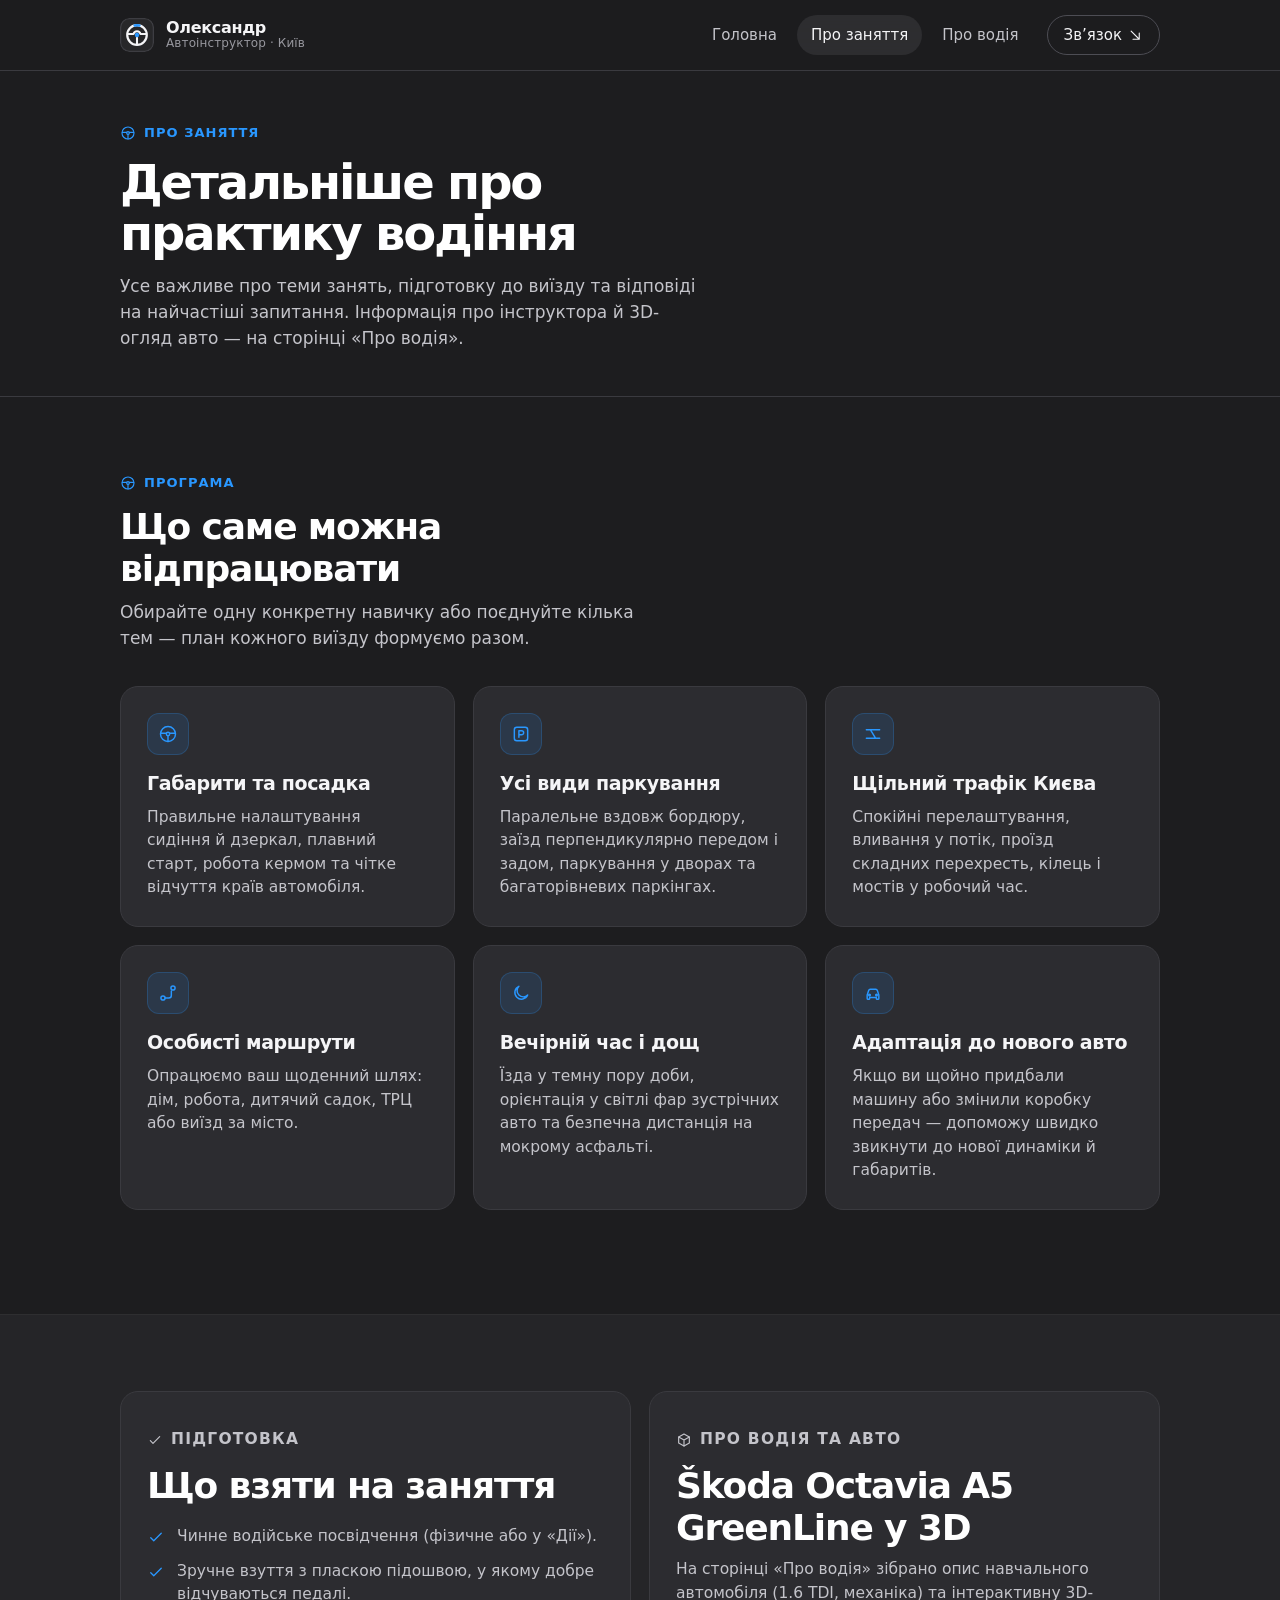
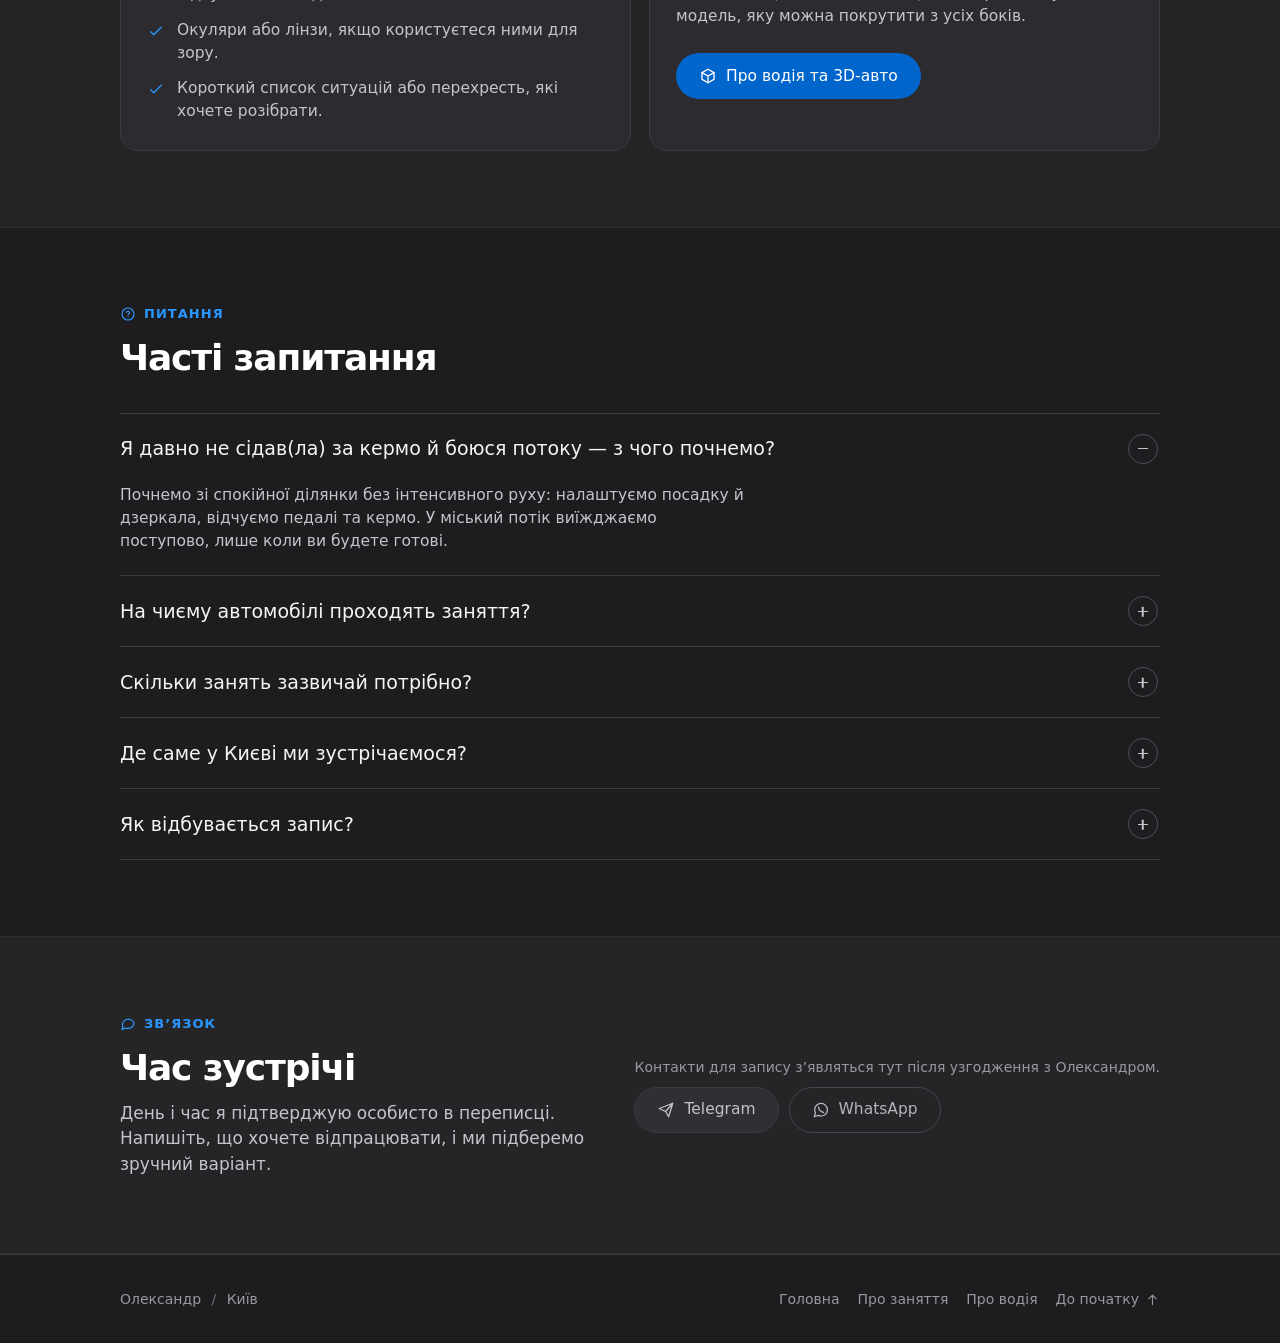
<file: info.html>
<!DOCTYPE html>
<html lang="uk">
  <head>
    <meta charset="utf-8">
    <meta name="viewport" content="width=device-width, initial-scale=1">
    <meta name="theme-color" content="#1d1d1f">
    <meta name="description" content="Детальніше про індивідуальну практику водіння з Олександром у Києві: напрямки, підготовка до заняття та відповіді на часті питання.">
    <title>Про заняття — Олександр, практика водіння у Києві</title>
    <link rel="icon" type="image/svg+xml" href="./assets/mark.svg">
    <link rel="stylesheet" href="./styles.css">
    <script defer src="./config.js"></script>
    <script defer src="./app.js"></script>
  </head>
  <body id="top">
    <a class="skip" href="#main">До основного вмісту</a>
    <svg class="icon-library" xmlns="http://www.w3.org/2000/svg" aria-hidden="true" focusable="false">
      <symbol id="i-plane" viewBox="0 0 24 24"><path d="m3 10 18-7-5.5 18-4-7-8.5-4ZM11.5 14 21 3"></path></symbol>
      <symbol id="i-message" viewBox="0 0 24 24"><path d="M20.5 11.5a8.5 8.5 0 0 1-12.1 7.7L3 21l1.6-5.1a8.5 8.5 0 1 1 15.9-4.4Z"></path><path d="M8.6 8.2c.4 3.6 3.6 6.8 7.1 7.1"></path></symbol>
      <symbol id="i-down" viewBox="0 0 24 24"><path d="M12 4v15m-6-6 6 6 6-6"></path></symbol>
      <symbol id="i-diagonal" viewBox="0 0 24 24"><path d="M5 5l13 13m0-10v10H8"></path></symbol>
      <symbol id="i-menu" viewBox="0 0 24 24"><path d="M4 7h16M4 12h16M4 17h16"></path></symbol>
      <symbol id="i-check" viewBox="0 0 24 24"><path d="m5 13 4 4L19 7"></path></symbol>
      <symbol id="i-camera" viewBox="0 0 24 24"><path d="M4 8.5A2.5 2.5 0 0 1 6.5 6h2.1l1.4-2h4l1.4 2h2.1A2.5 2.5 0 0 1 20 8.5v9A2.5 2.5 0 0 1 17.5 20h-11A2.5 2.5 0 0 1 4 17.5v-9Z"></path><circle cx="12" cy="13" r="3.2"></circle></symbol>
      <symbol id="i-user" viewBox="0 0 24 24"><circle cx="12" cy="8.5" r="3.8"></circle><path d="M5 20a7 7 0 0 1 14 0"></path></symbol>
      <symbol id="i-wheel" viewBox="0 0 24 24"><circle cx="12" cy="12" r="9"></circle><circle cx="12" cy="12" r="2"></circle><path d="M3.5 11h6.5m4 0h6.5M12 14v7"></path></symbol>
      <symbol id="i-parking" viewBox="0 0 24 24"><rect x="4" y="4" width="16" height="16" rx="3"></rect><path d="M9.5 16V8h3.2a2.5 2.5 0 0 1 0 5H9.5"></path></symbol>
      <symbol id="i-traffic" viewBox="0 0 24 24"><path d="M4 17h16M4 7h16M9 7l6 10"></path></symbol>
      <symbol id="i-moon" viewBox="0 0 24 24"><path d="M20 14.5A8 8 0 1 1 9.5 4a6.4 6.4 0 0 0 10.5 10.5Z"></path></symbol>
      <symbol id="i-route" viewBox="0 0 24 24"><circle cx="6" cy="18" r="2.5"></circle><circle cx="18" cy="6" r="2.5"></circle><path d="M8.5 18H13a3 3 0 0 0 3-3V9.5"></path></symbol>
      <symbol id="i-car" viewBox="0 0 24 24"><path d="M5 14.5 6.8 9a2 2 0 0 1 1.9-1.4h6.6a2 2 0 0 1 1.9 1.4l1.8 5.5v4a1 1 0 0 1-1 1h-1a1 1 0 0 1-1-1v-1H8v1a1 1 0 0 1-1 1H6a1 1 0 0 1-1-1v-4Z"></path><circle cx="7.8" cy="14.5" r="1"></circle><circle cx="16.2" cy="14.5" r="1"></circle></symbol>
      <symbol id="i-help" viewBox="0 0 24 24"><circle cx="12" cy="12" r="9"></circle><path d="M9.5 9.5a2.6 2.6 0 0 1 5 .8c0 1.7-2.5 2-2.5 3.4M12 17h.01"></path></symbol>
      <symbol id="i-cube" viewBox="0 0 24 24"><path d="m12 3 8 4.5v9L12 21l-8-4.5v-9L12 3Z"></path><path d="M12 12 4 7.5M12 12l8-4.5M12 12v9"></path></symbol>
      <symbol id="i-chat" viewBox="0 0 24 24"><path d="M21 12a8 8 0 0 1-8 8H6l-3 2 1.2-3.6A8 8 0 1 1 21 12Z"></path></symbol>
    </svg>

    <header class="site-header">
      <div class="wrap nav-line">
        <a class="wordmark" href="./index.html" aria-label="Олександр — на головну">
          <img src="./assets/mark.svg" width="34" height="34" alt="">
          <span class="wordmark-text">
            <span class="wordmark-name">Олександр</span>
            <span class="wordmark-sub">Автоінструктор · Київ</span>
          </span>
        </a>
        <button type="button" class="menu-toggle" data-menu-toggle aria-expanded="false" aria-controls="site-nav" aria-label="Відкрити меню">
          <svg class="icon" aria-hidden="true"><use href="#i-menu"></use></svg>
        </button>
        <nav id="site-nav" class="main-nav" aria-label="Основна навігація">
          <a href="./index.html">Головна</a>
          <a href="./info.html" aria-current="page">Про заняття</a>
          <a href="./driver.html">Про водія</a>
          <a class="nav-contact" href="#contact">Зв’язок <svg class="icon" aria-hidden="true"><use href="#i-diagonal"></use></svg></a>
        </nav>
      </div>
    </header>

    <main id="main">
      <section class="page-hero" aria-labelledby="info-title">
        <div class="wrap">
          <p class="eyebrow"><svg class="icon" aria-hidden="true"><use href="#i-wheel"></use></svg> Про заняття</p>
          <h1 id="info-title">Детальніше про практику водіння</h1>
          <p class="lead">Усе важливе про теми занять, підготовку до виїзду та відповіді на найчастіші запитання. Інформація про інструктора й 3D-огляд авто — на сторінці «Про водія».</p>
        </div>
      </section>

      <section class="section" aria-labelledby="modules-title">
        <div class="wrap">
          <div class="section-head">
            <div>
              <p class="eyebrow"><svg class="icon" aria-hidden="true"><use href="#i-wheel"></use></svg> Програма</p>
              <h2 id="modules-title">Що саме можна відпрацювати</h2>
              <p class="lead">Обирайте одну конкретну навичку або поєднуйте кілька тем — план кожного виїзду формуємо разом.</p>
            </div>
          </div>

          <div class="card-grid card-grid--3">
            <article class="card">
              <span class="icon-badge" aria-hidden="true"><svg class="icon"><use href="#i-wheel"></use></svg></span>
              <h3>Габарити та посадка</h3>
              <p>Правильне налаштування сидіння й дзеркал, плавний старт, робота кермом та чітке відчуття країв автомобіля.</p>
            </article>
            <article class="card">
              <span class="icon-badge" aria-hidden="true"><svg class="icon"><use href="#i-parking"></use></svg></span>
              <h3>Усі види паркування</h3>
              <p>Паралельне вздовж бордюру, заїзд перпендикулярно передом і задом, паркування у дворах та багаторівневих паркінгах.</p>
            </article>
            <article class="card">
              <span class="icon-badge" aria-hidden="true"><svg class="icon"><use href="#i-traffic"></use></svg></span>
              <h3>Щільний трафік Києва</h3>
              <p>Спокійні перелаштування, вливання у потік, проїзд складних перехресть, кілець і мостів у робочий час.</p>
            </article>
            <article class="card">
              <span class="icon-badge" aria-hidden="true"><svg class="icon"><use href="#i-route"></use></svg></span>
              <h3>Особисті маршрути</h3>
              <p>Опрацюємо ваш щоденний шлях: дім, робота, дитячий садок, ТРЦ або виїзд за місто.</p>
            </article>
            <article class="card">
              <span class="icon-badge" aria-hidden="true"><svg class="icon"><use href="#i-moon"></use></svg></span>
              <h3>Вечірній час і дощ</h3>
              <p>Їзда у темну пору доби, орієнтація у світлі фар зустрічних авто та безпечна дистанція на мокрому асфальті.</p>
            </article>
            <article class="card">
              <span class="icon-badge" aria-hidden="true"><svg class="icon"><use href="#i-car"></use></svg></span>
              <h3>Адаптація до нового авто</h3>
              <p>Якщо ви щойно придбали машину або змінили коробку передач — допоможу швидко звикнути до нової динаміки й габаритів.</p>
            </article>
          </div>

          <div class="family-slot-wrap">
            <div data-family-slot></div>
          </div>
        </div>
      </section>

      <section class="band" aria-labelledby="prep-title">
        <div class="wrap card-grid card-grid--2">
          <article class="card">
            <p class="eyebrow"><svg class="icon" aria-hidden="true"><use href="#i-check"></use></svg> Підготовка</p>
            <h2 id="prep-title">Що взяти на заняття</h2>
            <ul class="checklist">
              <li><svg class="icon" aria-hidden="true"><use href="#i-check"></use></svg><span>Чинне водійське посвідчення (фізичне або у «Дії»).</span></li>
              <li><svg class="icon" aria-hidden="true"><use href="#i-check"></use></svg><span>Зручне взуття з пласкою підошвою, у якому добре відчуваються педалі.</span></li>
              <li><svg class="icon" aria-hidden="true"><use href="#i-check"></use></svg><span>Окуляри або лінзи, якщо користуєтеся ними для зору.</span></li>
              <li><svg class="icon" aria-hidden="true"><use href="#i-check"></use></svg><span>Короткий список ситуацій або перехресть, які хочете розібрати.</span></li>
            </ul>
          </article>

          <article class="card">
            <p class="eyebrow"><svg class="icon" aria-hidden="true"><use href="#i-cube"></use></svg> Про водія та авто</p>
            <h2>Škoda Octavia A5 GreenLine у 3D</h2>
            <p class="space-top-xs">На сторінці «Про водія» зібрано опис навчального автомобіля (1.6 TDI, механіка) та інтерактивну 3D-модель, яку можна покрутити з усіх боків.</p>
            <div class="actions space-top-md">
              <a class="action primary" href="./driver.html#car"><svg class="icon" aria-hidden="true"><use href="#i-cube"></use></svg>Про водія та 3D-авто</a>
            </div>
          </article>
        </div>
      </section>

      <section id="faq" class="section" aria-labelledby="faq-title">
        <div class="wrap">
          <div class="section-head">
            <div>
              <p class="eyebrow"><svg class="icon" aria-hidden="true"><use href="#i-help"></use></svg> Питання</p>
              <h2 id="faq-title">Часті запитання</h2>
            </div>
          </div>

          <div class="accordion">
            <details class="topic" open>
              <summary>
                <span class="topic-title">Я давно не сідав(ла) за кермо й боюся потоку — з чого почнемо?</span>
                <span class="topic-toggle" aria-hidden="true"></span>
              </summary>
              <div class="topic-body">
                <p>Почнемо зі спокійної ділянки без інтенсивного руху: налаштуємо посадку й дзеркала, відчуємо педалі та кермо. У міський потік виїжджаємо поступово, лише коли ви будете готові.</p>
              </div>
            </details>

            <details class="topic">
              <summary>
                <span class="topic-title">На чиєму автомобілі проходять заняття?</span>
                <span class="topic-toggle" aria-hidden="true"></span>
              </summary>
              <div class="topic-body">
                <p>Варіант автомобіля та коробки передач ми узгоджуємо заздалегідь у переписці. Якщо у вас є водійське посвідчення, можлива практика як на навчальному авто, так і на вашій власній машині.</p>
              </div>
            </details>

            <details class="topic">
              <summary>
                <span class="topic-title">Скільки занять зазвичай потрібно?</span>
                <span class="topic-toggle" aria-hidden="true"></span>
              </summary>
              <div class="topic-body">
                <p>Усе дуже індивідуально. Комусь достатньо кількох виїздів, щоб відновити паркування й поїхати на роботу, а комусь комфортніше пройти серію спокійних практик. Після першої зустрічі стане зрозуміло, який темп підходить саме вам.</p>
              </div>
            </details>

            <details class="topic">
              <summary>
                <span class="topic-title">Де саме у Києві ми зустрічаємося?</span>
                <span class="topic-toggle" aria-hidden="true"></span>
              </summary>
              <div class="topic-body">
                <p>Район та зручну точку зустрічі обговорюємо перед заняттям — залежно від вашої локації й маршруту, який плануємо відпрацювати.</p>
              </div>
            </details>

            <details class="topic">
              <summary>
                <span class="topic-title">Як відбувається запис?</span>
                <span class="topic-toggle" aria-hidden="true"></span>
              </summary>
              <div class="topic-body">
                <p>Автоматичного бронювання немає — ви пишете у Telegram або WhatsApp, і ми особисто узгоджуємо день, час та формат зустрічі.</p>
              </div>
            </details>
          </div>
        </div>
      </section>

      <section id="contact" class="band" aria-labelledby="contact-title">
        <div class="wrap contact-layout">
          <div>
            <p class="eyebrow"><svg class="icon" aria-hidden="true"><use href="#i-chat"></use></svg> Зв’язок</p>
            <h2 id="contact-title">Час зустрічі</h2>
            <p id="contact-intro" class="contact-intro">День і час я підтверджую особисто в переписці. Напишіть, що хочете відпрацювати, і ми підберемо зручний варіант.</p>
          </div>
          <div class="contact-set" data-contact-set>
            <p id="contact-note" class="contact-note" data-contact-note>Контакти для запису з’являться тут після узгодження з Олександром.</p>
            <div class="actions">
              <button type="button" class="action primary" data-channel="telegram" aria-describedby="contact-note" disabled><svg class="icon" aria-hidden="true"><use href="#i-plane"></use></svg>Telegram</button>
              <button type="button" class="action secondary" data-channel="whatsapp" aria-describedby="contact-note" disabled><svg class="icon" aria-hidden="true"><use href="#i-message"></use></svg>WhatsApp</button>
            </div>
          </div>
        </div>
      </section>
    </main>

    <footer class="site-footer">
      <div class="wrap footer-inner">
        <span>Олександр <span class="footer-separator" aria-hidden="true">/</span> Київ</span>
        <div class="footer-nav">
          <a href="./index.html">Головна</a>
          <a href="./info.html">Про заняття</a>
          <a href="./driver.html">Про водія</a>
          <a class="footer-top" href="#top">До початку <svg class="icon" aria-hidden="true"><use href="#i-down"></use></svg></a>
        </div>
      </div>
    </footer>
  </body>
</html>
</file>
<file: styles.css>
:root {
  color-scheme: dark;
  --canvas: #1d1d1f;
  --surface: #252528;
  --card: #2c2c30;
  --card-hover: #323237;
  --stage: #141417;
  --ink: #f5f5f7;
  --body: #c4c4ca;
  --soft: #98989f;
  --rule: #3a3a3f;
  --rule-strong: #4d4d54;
  --blue: #0066cc;
  --blue-hover: #0077ed;
  --link: #2997ff;
  --blue-tint: rgba(41, 151, 255, 0.12);
  --blue-border: rgba(41, 151, 255, 0.34);
  --radius-sm: 12px;
  --radius-md: 18px;
  --radius-lg: 24px;
  font-family: system-ui, -apple-system, "Segoe UI", Roboto, sans-serif;
  font-size: 100%;
  background: var(--canvas);
  color: var(--ink);
}

*, *::before, *::after { box-sizing: border-box; }
html { scroll-behavior: smooth; }
body {
  margin: 0;
  font-size: 1.0625rem;
  line-height: 1.5;
  background: var(--canvas);
  color: var(--ink);
  -webkit-font-smoothing: antialiased;
}
h1, h2, h3, p, figure, ul, ol { margin: 0; }
ul, ol { padding: 0; list-style: none; }
a { color: inherit; text-decoration: none; }
button { font: inherit; color: inherit; background: none; border: 0; }
img { display: block; max-width: 100%; height: auto; }
[hidden] { display: none !important; }
::selection { color: #fff; background: #0a589f; }
:focus-visible { outline: 2px solid var(--link); outline-offset: 3px; }
section[id] { scroll-margin-top: 84px; }

.wrap { width: min(1040px, calc(100% - 64px)); margin-inline: auto; }
.icon-library { position: absolute; width: 0; height: 0; overflow: hidden; pointer-events: none; }
.icon {
  display: block;
  width: 20px;
  height: 20px;
  flex: none;
  fill: none;
  stroke: currentColor;
  stroke-width: 1.75;
  stroke-linecap: round;
  stroke-linejoin: round;
}
.skip {
  position: absolute;
  z-index: 40;
  left: 1rem;
  top: .5rem;
  padding: .65rem 1rem;
  border-radius: 8px;
  background: var(--ink);
  color: var(--canvas);
  transform: translateY(-200%);
}
.skip:focus { transform: none; }

/* Header & Navigation */
.site-header {
  position: sticky;
  top: 0;
  z-index: 30;
  background: rgba(29, 29, 31, 0.86);
  backdrop-filter: blur(16px);
  -webkit-backdrop-filter: blur(16px);
  border-bottom: 1px solid var(--rule);
}
.nav-line {
  display: flex;
  align-items: center;
  justify-content: space-between;
  gap: 1rem;
  min-height: 70px;
}
.wordmark {
  display: inline-flex;
  align-items: center;
  gap: 12px;
  min-height: 44px;
  flex-shrink: 0;
}
.wordmark img {
  width: 34px;
  height: 34px;
  border-radius: 9px;
}
.wordmark-text {
  display: flex;
  flex-direction: column;
  line-height: 1.15;
}
.wordmark-name {
  font-size: 1rem;
  font-weight: 600;
  letter-spacing: -0.02em;
  color: var(--ink);
}
.wordmark-sub {
  font-size: 0.75rem;
  color: var(--soft);
  letter-spacing: 0.01em;
}

.main-nav {
  display: flex;
  align-items: center;
  gap: 6px;
}
.main-nav a {
  display: inline-flex;
  align-items: center;
  gap: 6px;
  min-height: 40px;
  padding: 0 14px;
  border-radius: 999px;
  font-size: 0.9375rem;
  color: var(--body);
  transition: color 0.18s ease, background-color 0.18s ease, border-color 0.18s ease;
}
.main-nav a[aria-current="page"] {
  color: var(--ink);
  background: rgba(255, 255, 255, 0.08);
  font-weight: 500;
}
.main-nav .nav-contact {
  margin-left: 8px;
  padding-inline: 16px;
  border: 1px solid var(--rule-strong);
  color: var(--ink);
}
.nav-contact .icon { width: 15px; height: 15px; }

.menu-toggle {
  display: none;
  align-items: center;
  justify-content: center;
  width: 44px;
  height: 44px;
  border-radius: 10px;
  border: 1px solid var(--rule);
  color: var(--ink);
  cursor: pointer;
}

/* Shared Typography & Eyebrows (no numbers!) */
.eyebrow {
  display: inline-flex;
  align-items: center;
  gap: 8px;
  margin-bottom: 14px;
  font-size: 0.8125rem;
  font-weight: 600;
  letter-spacing: 0.08em;
  text-transform: uppercase;
  color: var(--link);
}
.eyebrow .icon { width: 16px; height: 16px; }
.eyebrow--muted { color: var(--body); }
.eyebrow--muted .icon { color: var(--link); }

h1 {
  font-size: clamp(2.5rem, 5vw, 3.625rem);
  font-weight: 650;
  line-height: 1.06;
  letter-spacing: -0.045em;
  color: #fff;
}
.name-dot { color: var(--link); }
h2 {
  max-width: 24ch;
  font-size: clamp(1.625rem, 3.2vw, 2.25rem);
  line-height: 1.15;
  font-weight: 600;
  letter-spacing: -0.032em;
  text-wrap: balance;
  color: #fff;
}
h3 {
  font-size: 1.1875rem;
  line-height: 1.32;
  font-weight: 600;
  letter-spacing: -0.02em;
  color: var(--ink);
}
.lead {
  color: var(--body);
  font-size: 1.0625rem;
  line-height: 1.55;
  max-width: 54ch;
}
code {
  font-family: ui-monospace, "Cascadia Code", Consolas, monospace;
  font-size: 0.875em;
  padding: 2px 6px;
  border-radius: 6px;
  background: rgba(255, 255, 255, 0.08);
  color: var(--ink);
}
.space-top-xs { margin-top: 12px; }
.space-top-sm { margin-top: 16px; }
.space-top-md { margin-top: 24px; }

/* Hero */
.hero {
  padding-block: 56px 64px;
  overflow: hidden;
}
.hero-layout {
  display: grid;
  grid-template-columns: minmax(0, 1.02fr) minmax(0, 0.98fr);
  align-items: center;
  gap: 36px;
}
.hero-role {
  margin-top: 12px;
  font-size: clamp(1.3125rem, 2.3vw, 1.6875rem);
  font-weight: 450;
  line-height: 1.26;
  letter-spacing: -0.025em;
  color: var(--ink);
}
.hero-intro {
  max-width: 44ch;
  margin-top: 16px;
  color: var(--body);
}
.trust-chips {
  display: flex;
  flex-wrap: wrap;
  gap: 8px;
  margin-top: 22px;
}
.chip {
  display: inline-flex;
  align-items: center;
  gap: 7px;
  padding: 6px 12px;
  border-radius: 999px;
  background: var(--surface);
  border: 1px solid var(--rule);
  font-size: 0.875rem;
  color: var(--body);
}
.chip .icon {
  width: 15px;
  height: 15px;
  color: var(--link);
}

.hero-copy > .contact-set { margin-top: 26px; }
.contact-note {
  margin-bottom: 10px;
  font-size: 0.875rem;
  line-height: 1.35;
  color: var(--soft);
}
.actions {
  display: flex;
  flex-wrap: wrap;
  gap: 10px;
}
.action {
  display: inline-flex;
  align-items: center;
  justify-content: center;
  gap: 9px;
  min-height: 46px;
  padding: 10px 22px;
  border: 1px solid transparent;
  border-radius: 999px;
  font-size: 0.96875rem;
  line-height: 1.2;
  font-weight: 500;
  cursor: pointer;
  transition: background-color 0.18s ease, border-color 0.18s ease, color 0.18s ease, transform 0.18s ease;
}
.action.primary {
  background: var(--blue);
  color: #fff;
}
.action.secondary {
  background: transparent;
  border-color: var(--blue-border);
  color: var(--link);
}
.action.subtle {
  background: var(--card);
  border-color: var(--rule);
  color: var(--ink);
}
.action.primary:disabled {
  background: #2f2f34;
  border-color: var(--rule);
  color: #c1c1c7;
}
.action.secondary:disabled {
  background: transparent;
  border-color: #46464c;
  color: #b4b4bc;
}
.action:disabled { cursor: not-allowed; }
.action .icon { width: 18px; height: 18px; }

.explore-links {
  display: flex;
  flex-wrap: wrap;
  gap: 20px;
  margin-top: 18px;
}
.text-link {
  display: inline-flex;
  align-items: center;
  gap: 7px;
  min-height: 40px;
  color: var(--link);
  font-size: 0.9375rem;
  font-weight: 500;
}
.text-link .icon { width: 17px; height: 17px; }

.hero-art {
  position: relative;
  min-width: 0;
  width: 100%;
  display: flex;
  align-items: center;
  justify-content: center;
}
.hero-art::before {
  content: "";
  position: absolute;
  inset: 8% 6%;
  border-radius: 50%;
  background: radial-gradient(circle, rgba(41, 151, 255, 0.14) 0%, rgba(41, 151, 255, 0) 68%);
  pointer-events: none;
}
.hero-art img {
  position: relative;
  z-index: 1;
  width: 100%;
  max-width: 540px;
}

/* Subpage Compact Hero */
.page-hero {
  padding-block: 52px 44px;
  border-bottom: 1px solid var(--rule);
}
.page-hero h1 {
  font-size: clamp(2.125rem, 4.4vw, 3rem);
  max-width: 18ch;
}
.page-hero .lead { margin-top: 14px; }

/* Sections & Surfaces */
.section, .band { padding-block: 76px; }
.band { background: var(--surface); border-block: 1px solid rgba(255, 255, 255, 0.04); }
.section-head {
  display: flex;
  align-items: flex-end;
  justify-content: space-between;
  gap: 24px;
  margin-bottom: 34px;
}
.section-head .lead { margin-top: 10px; max-width: 48ch; }

/* Icon Badges */
.icon-badge {
  display: inline-flex;
  align-items: center;
  justify-content: center;
  width: 42px;
  height: 42px;
  border-radius: 12px;
  background: var(--blue-tint);
  border: 1px solid rgba(41, 151, 255, 0.22);
  color: var(--link);
  margin-bottom: 16px;
}
.icon-badge .icon { width: 20px; height: 20px; }

/* Bento / Feature Cards */
.card-grid {
  display: grid;
  gap: 18px;
}
.card-grid--3 { grid-template-columns: repeat(3, minmax(0, 1fr)); }
.card-grid--2 { grid-template-columns: repeat(2, minmax(0, 1fr)); }
.card-grid--4 { grid-template-columns: repeat(4, minmax(0, 1fr)); }

.card {
  padding: 26px;
  border-radius: var(--radius-md);
  background: var(--card);
  border: 1px solid var(--rule);
  display: flex;
  flex-direction: column;
  transition: border-color 0.2s ease, background-color 0.2s ease, transform 0.2s ease;
}
.card p {
  margin-top: 10px;
  color: var(--body);
  font-size: 0.96875rem;
  line-height: 1.52;
}
.card--surface { background: var(--surface); }

/* 3D Car Teaser Card on Home */
.car-teaser {
  display: grid;
  grid-template-columns: minmax(0, 1fr) minmax(0, 1.08fr);
  align-items: center;
  gap: 28px;
  padding: 36px;
  border-radius: var(--radius-lg);
  background:
    radial-gradient(circle at 82% 50%, rgba(41, 151, 255, 0.14), transparent 55%),
    var(--stage);
  border: 1px solid var(--rule);
}
.car-teaser-copy h2 { max-width: 16ch; }
.car-teaser-copy p {
  margin-top: 14px;
  color: var(--body);
  max-width: 42ch;
}
.car-teaser-copy .actions { margin-top: 24px; }
.car-teaser-preview {
  position: relative;
  aspect-ratio: 16 / 10;
  width: 100%;
  border-radius: var(--radius-md);
  background: rgba(255, 255, 255, 0.02);
  border: 1px solid rgba(255, 255, 255, 0.06);
  overflow: hidden;
}
.car-teaser-viewport,
.car-teaser-preview canvas {
  display: block;
  width: 100%;
  height: 100%;
}
.preview-pill {
  position: absolute;
  left: 14px;
  bottom: 12px;
  display: inline-flex;
  align-items: center;
  gap: 6px;
  padding: 5px 11px;
  border-radius: 999px;
  background: rgba(20, 20, 23, 0.8);
  border: 1px solid var(--rule);
  font-size: 0.75rem;
  color: var(--body);
  pointer-events: none;
}
.preview-dot {
  width: 7px;
  height: 7px;
  border-radius: 50%;
  background: var(--link);
}

/* Steps (clean icons, no 01/02/03!) */
.steps-grid {
  display: grid;
  grid-template-columns: repeat(3, minmax(0, 1fr));
  gap: 20px;
}
.step-card {
  padding: 26px;
  border-radius: var(--radius-md);
  background: var(--surface);
  border: 1px solid var(--rule);
}
.step-card p {
  margin-top: 10px;
  color: var(--body);
  font-size: 0.96875rem;
}

/* Info Page: Instructor Split & Photo Placeholder */
.instructor-split {
  display: grid;
  grid-template-columns: minmax(0, 0.82fr) minmax(0, 1.18fr);
  gap: 40px;
  align-items: center;
}
.photo-slot {
  position: relative;
  aspect-ratio: 4 / 4.4;
  border-radius: var(--radius-lg);
  background:
    radial-gradient(circle at 50% 35%, rgba(41, 151, 255, 0.12), transparent 65%),
    var(--card);
  border: 1px dashed var(--rule-strong);
  display: flex;
  flex-direction: column;
  align-items: center;
  justify-content: center;
  text-align: center;
  padding: 28px;
  gap: 12px;
  overflow: hidden;
}
.photo-slot.has-photo {
  padding: 0;
  border-style: solid;
  border-color: var(--rule);
}
.driver-photo-img {
  width: 100%;
  height: 100%;
  object-fit: cover;
}
.driver-placeholder-box {
  margin-top: 16px;
  padding: 22px 24px;
  border-radius: var(--radius-md);
  background: var(--surface);
  border: 1px dashed var(--rule-strong);
}
.driver-placeholder-box p {
  color: var(--soft);
  font-size: 0.96875rem;
  line-height: 1.55;
}
.driver-placeholder-box p:not(.is-placeholder) {
  color: var(--body);
}
.fact-value.is-placeholder {
  color: var(--soft);
  font-weight: 400;
}
.car-intro-grid {
  display: grid;
  grid-template-columns: minmax(0, 1.15fr) minmax(0, 0.85fr);
  gap: 28px;
  align-items: start;
  margin-bottom: 32px;
}
.car-highlights {
  display: grid;
  gap: 12px;
  padding: 24px;
  border-radius: var(--radius-md);
  background: var(--card);
  border: 1px solid var(--rule);
}
.car-highlights li {
  display: flex;
  align-items: flex-start;
  gap: 10px;
  color: var(--body);
  font-size: 0.9375rem;
}
.car-highlights .icon {
  margin-top: 2px;
  width: 17px;
  height: 17px;
  color: var(--link);
}
.car-specs-wrap {
  margin-bottom: 32px;
}
.photo-slot .icon-badge {
  width: 54px;
  height: 54px;
  border-radius: 16px;
  margin-bottom: 4px;
}
.photo-slot strong {
  font-size: 1.0625rem;
  font-weight: 600;
  color: var(--ink);
}
.photo-slot span {
  font-size: 0.875rem;
  color: var(--soft);
  max-width: 26ch;
}
.fact-list {
  display: grid;
  grid-template-columns: repeat(2, minmax(0, 1fr));
  gap: 14px;
  margin-top: 24px;
}
.fact-item {
  padding: 16px 18px;
  border-radius: var(--radius-sm);
  background: var(--surface);
  border: 1px solid var(--rule);
}
.fact-label {
  display: block;
  font-size: 0.75rem;
  text-transform: uppercase;
  letter-spacing: 0.08em;
  color: var(--soft);
}
.fact-value {
  display: block;
  margin-top: 4px;
  font-size: 0.96875rem;
  font-weight: 500;
  color: var(--ink);
}

/* Accordion (FAQ & Draft Family Row — ZERO numbers!) */
.accordion {
  border-top: 1px solid var(--rule);
}
.topic {
  border-bottom: 1px solid var(--rule);
}
.topic summary {
  display: grid;
  grid-template-columns: minmax(0, 1fr) 32px;
  align-items: center;
  gap: 16px;
  min-height: 70px;
  padding-block: 18px;
  cursor: pointer;
  list-style: none;
}
.topic summary::-webkit-details-marker { display: none; }
.topic-title {
  font-size: clamp(1.03125rem, 1.7vw, 1.1875rem);
  font-weight: 500;
  line-height: 1.35;
  color: var(--ink);
}
.topic-toggle {
  position: relative;
  width: 30px;
  height: 30px;
  border: 1px solid var(--rule-strong);
  border-radius: 50%;
  color: var(--body);
  transition: border-color 0.18s ease, background-color 0.18s ease;
}
.topic-toggle::before,
.topic-toggle::after {
  content: "";
  position: absolute;
  inset: 0;
  margin: auto;
  width: 10px;
  height: 1.5px;
  background: currentColor;
}
.topic-toggle::after { transform: rotate(90deg); }
.topic[open] .topic-toggle::after { display: none; }
.topic-body {
  padding: 0 44px 22px 0;
}
.topic-body p {
  max-width: 64ch;
  color: var(--body);
  font-size: 0.96875rem;
}
.draft-note {
  display: inline-block;
  margin-top: 4px;
  font-size: 0.8125rem;
  font-weight: 500;
  color: var(--link);
}
.family-slot-wrap {
  margin-top: 28px;
}

/* Checklist box on Info Page */
.checklist {
  display: grid;
  gap: 12px;
  margin-top: 18px;
}
.checklist li {
  display: flex;
  align-items: flex-start;
  gap: 12px;
  color: var(--body);
  font-size: 0.96875rem;
}
.checklist .icon {
  margin-top: 3px;
  width: 18px;
  height: 18px;
  color: var(--link);
}

/* 3D Car Showcase Page */
.car-stage {
  position: relative;
  border-radius: var(--radius-lg);
  background:
    radial-gradient(circle at 50% 30%, rgba(41, 151, 255, 0.12), transparent 62%),
    var(--stage);
  border: 1px solid var(--rule);
  overflow: hidden;
  transition: border-color 0.2s ease, box-shadow 0.2s ease;
}
.car-stage.is-dragover {
  border-color: var(--link);
  box-shadow: 0 0 0 3px rgba(41, 151, 255, 0.25);
}
.car-stage-top {
  position: absolute;
  z-index: 5;
  top: 16px;
  left: 16px;
  right: 16px;
  display: flex;
  align-items: center;
  justify-content: space-between;
  gap: 12px;
  flex-wrap: wrap;
  pointer-events: none;
}
.stage-badge {
  display: inline-flex;
  align-items: center;
  gap: 8px;
  padding: 6px 13px;
  border-radius: 999px;
  background: rgba(20, 20, 23, 0.82);
  backdrop-filter: blur(10px);
  border: 1px solid var(--rule);
  font-size: 0.8125rem;
  color: var(--body);
  pointer-events: auto;
}
.stage-upload-group {
  display: flex;
  align-items: center;
  gap: 8px;
  pointer-events: auto;
}
.upload-trigger {
  display: inline-flex;
  align-items: center;
  gap: 7px;
  padding: 7px 14px;
  border-radius: 999px;
  background: rgba(41, 151, 255, 0.14);
  border: 1px solid var(--blue-border);
  color: #cfe8ff;
  font-size: 0.8125rem;
  font-weight: 500;
  cursor: pointer;
  transition: background-color 0.18s ease, border-color 0.18s ease;
}
.upload-trigger .icon { width: 15px; height: 15px; }
.sr-file-input {
  position: absolute;
  width: 1px;
  height: 1px;
  opacity: 0;
  pointer-events: none;
}

.car-viewport {
  position: relative;
  width: 100%;
  aspect-ratio: 16 / 9;
  min-height: 360px;
  max-height: 580px;
  touch-action: none;
  cursor: grab;
}
.car-viewport:active { cursor: grabbing; }
.car-demo-canvas,
.car-webgl-canvas {
  display: block;
  width: 100%;
  height: 100%;
}

.car-status {
  position: absolute;
  z-index: 6;
  left: 50%;
  top: 50%;
  transform: translate(-50%, -50%);
  padding: 10px 18px;
  border-radius: 999px;
  background: rgba(20, 20, 23, 0.92);
  border: 1px solid var(--rule-strong);
  font-size: 0.875rem;
  color: var(--ink);
  text-align: center;
  max-width: calc(100% - 32px);
}

.car-toolbar {
  display: flex;
  align-items: center;
  justify-content: space-between;
  flex-wrap: wrap;
  gap: 12px;
  padding: 14px 18px;
  background: rgba(31, 31, 35, 0.92);
  border-top: 1px solid var(--rule);
}
.preset-group,
.tool-group {
  display: flex;
  align-items: center;
  flex-wrap: wrap;
  gap: 6px;
}
.tool-btn {
  display: inline-flex;
  align-items: center;
  gap: 6px;
  min-height: 36px;
  padding: 0 13px;
  border-radius: 999px;
  border: 1px solid var(--rule);
  background: var(--surface);
  color: var(--body);
  font-size: 0.84375rem;
  font-weight: 500;
  cursor: pointer;
  transition: background-color 0.16s ease, border-color 0.16s ease, color 0.16s ease;
}
.tool-btn .icon { width: 15px; height: 15px; }
.tool-btn.is-active {
  background: var(--blue-tint);
  border-color: var(--blue-border);
  color: #fff;
}
.stage-hint {
  margin-top: 12px;
  display: flex;
  align-items: center;
  justify-content: space-between;
  flex-wrap: wrap;
  gap: 10px;
  font-size: 0.875rem;
  color: var(--soft);
}
.spec-card {
  padding: 22px;
  border-radius: var(--radius-md);
  background: var(--card);
  border: 1px solid var(--rule);
}
.spec-label {
  display: block;
  font-size: 0.75rem;
  text-transform: uppercase;
  letter-spacing: 0.08em;
  color: var(--soft);
}
.spec-value {
  display: block;
  margin-top: 8px;
  font-size: 1.0625rem;
  font-weight: 600;
  color: var(--ink);
}
.spec-value.is-placeholder {
  color: var(--body);
  font-weight: 500;
}

/* Contact CTA Band */
.contact-layout {
  display: flex;
  align-items: center;
  justify-content: space-between;
  gap: 32px;
}
.contact-layout > .contact-set { flex: none; }
.contact-intro {
  max-width: 46ch;
  margin-top: 12px;
  color: var(--body);
}

/* Footer */
.site-footer {
  border-top: 1px solid var(--rule);
  padding-block: 24px;
}
.footer-inner {
  display: flex;
  align-items: center;
  justify-content: space-between;
  flex-wrap: wrap;
  gap: 16px;
  font-size: 0.875rem;
  color: var(--soft);
}
.footer-nav {
  display: flex;
  align-items: center;
  flex-wrap: wrap;
  gap: 18px;
}
.footer-separator { margin-inline: 6px; color: #6e6e75; }
.footer-top {
  display: inline-flex;
  align-items: center;
  gap: 6px;
  min-height: 40px;
}
.footer-top .icon { width: 15px; height: 15px; transform: rotate(180deg); }

/* Hover interactions */
@media (hover: hover) {
  .main-nav a:hover { color: #fff; background: rgba(255, 255, 255, 0.06); }
  .main-nav .nav-contact:hover { border-color: var(--soft); }
  a.action.primary:hover { background: var(--blue-hover); }
  a.action.secondary:hover { background: var(--blue-tint); border-color: var(--link); }
  a.action.subtle:hover { background: var(--card-hover); border-color: var(--rule-strong); }
  .text-link:hover, .footer-nav a:hover, .footer-top:hover { color: #fff; text-decoration: underline; text-underline-offset: 4px; }
  .card:hover { border-color: var(--rule-strong); background: var(--card-hover); }
  .topic summary:hover .topic-title { color: #fff; }
  .topic summary:hover .topic-toggle { border-color: var(--link); color: #fff; }
  .tool-btn:hover { border-color: var(--rule-strong); color: #fff; }
  .upload-trigger:hover { background: rgba(41, 151, 255, 0.24); border-color: var(--link); }
}

/* Responsive Breakpoints */
@media (max-width: 900px) {
  .card-grid--3,
  .steps-grid { grid-template-columns: repeat(2, minmax(0, 1fr)); }
  .card-grid--4 { grid-template-columns: repeat(2, minmax(0, 1fr)); }
  .car-teaser { grid-template-columns: 1fr; padding: 28px; }
  .instructor-split,
  .car-intro-grid { grid-template-columns: 1fr; gap: 28px; }
  .photo-slot { aspect-ratio: 16 / 10; }
}

@media (max-width: 760px) {
  .wrap { width: min(640px, calc(100% - 40px)); }
  .hero { padding-block: 36px 40px; }
  .hero-layout { grid-template-columns: 1fr; gap: 24px; }
  .hero-art { max-width: 440px; justify-self: center; }
  h1 { font-size: 2.5rem; line-height: 1.1; }
  .section, .band { padding-block: 52px; }
  .section-head { flex-direction: column; align-items: flex-start; gap: 12px; margin-bottom: 24px; }
  .card-grid--3,
  .card-grid--2,
  .steps-grid { grid-template-columns: 1fr; }
  .contact-layout { flex-direction: column; align-items: flex-start; gap: 22px; }
  .car-viewport { aspect-ratio: 4 / 3; min-height: 300px; }
}

@media (max-width: 640px) {
  .nav-line { min-height: 62px; }
  .menu-toggle { display: inline-flex; }
  .main-nav {
    display: none;
    position: absolute;
    left: 0;
    right: 0;
    top: 100%;
    flex-direction: column;
    align-items: stretch;
    gap: 4px;
    padding: 12px 20px 18px;
    background: rgba(29, 29, 31, 0.97);
    border-bottom: 1px solid var(--rule);
  }
  .main-nav.is-open { display: flex; }
  .main-nav a { padding: 10px 14px; border-radius: 12px; }
  .main-nav .nav-contact { margin-left: 0; margin-top: 6px; justify-content: center; }
  .hero-art { width: min(100%, 310px); }
  .fact-list,
  .card-grid--4 { grid-template-columns: 1fr; }
  .car-teaser { padding: 22px; }
  .car-stage-top { position: static; padding: 12px 14px; border-bottom: 1px solid var(--rule); background: rgba(20, 20, 23, 0.7); }
  .car-toolbar { padding: 12px 14px; }
}

@media (prefers-reduced-motion: reduce) {
  html { scroll-behavior: auto; }
  *, *::before, *::after { transition-duration: 0.01ms !important; }
}
</file>
